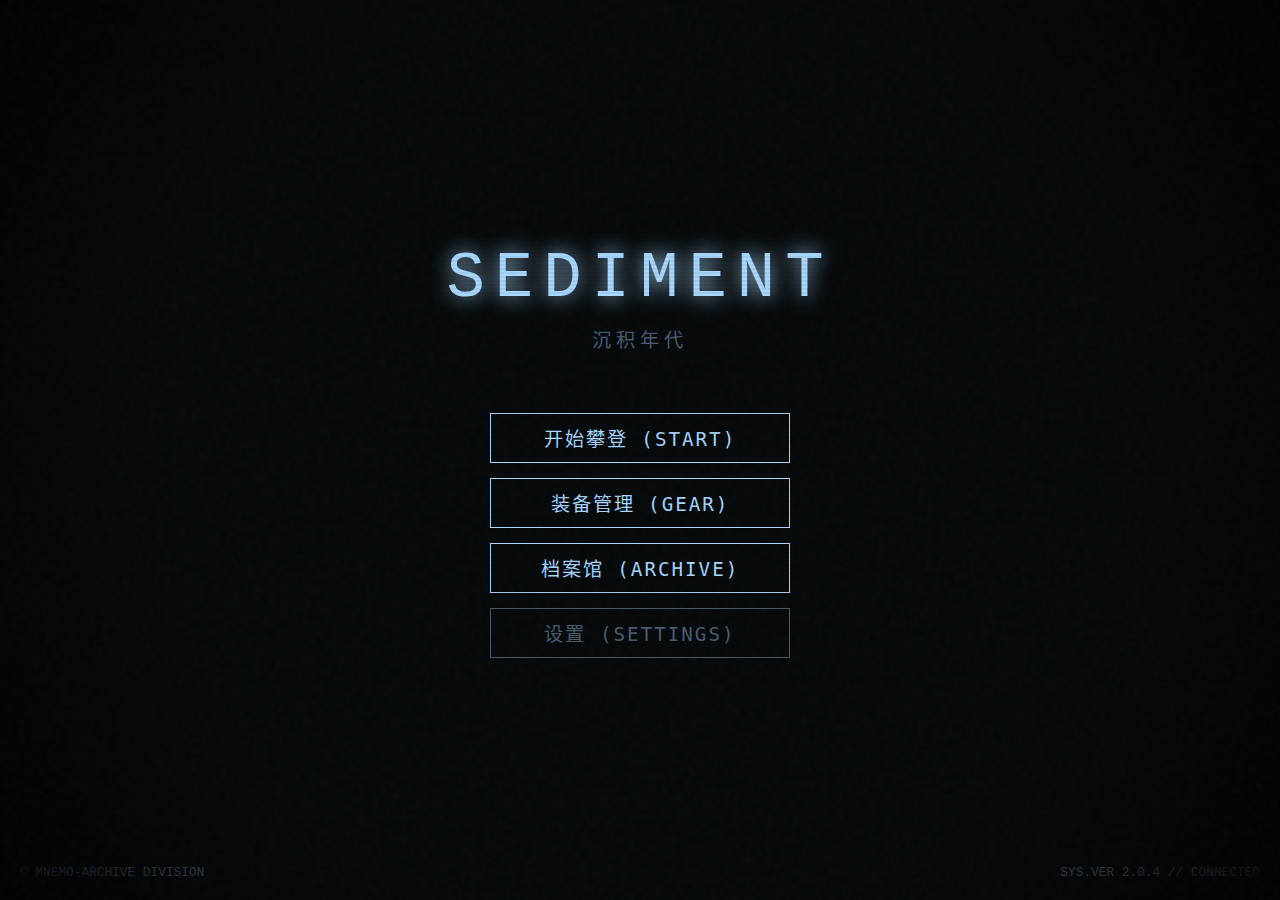
<file: docs/ui/index.html>
<!DOCTYPE html>
<html lang="zh-CN">
<head>
    <meta charset="UTF-8">
    <meta name="viewport" content="width=device-width, initial-scale=1.0">
    <title>SEDIMENT - Start</title>
    <link rel="stylesheet" href="style.css">
    <style>
        .title-screen {
            display: flex;
            flex-direction: column;
            align-items: center;
            justify-content: center;
            height: 100%;
            position: relative;
            z-index: 10;
        }

        .logo-large {
            font-size: 4rem;
            margin-bottom: 10px;
            text-shadow: 0 0 20px var(--primary-color);
            letter-spacing: 10px;
        }

        .subtitle {
            font-size: 1.2rem;
            color: var(--secondary-color);
            margin-bottom: 60px;
            letter-spacing: 5px;
            text-transform: uppercase;
        }

        .version-info {
            position: absolute;
            bottom: 20px;
            right: 20px;
            font-size: 0.8rem;
            color: var(--secondary-color);
        }

        .copyright {
            position: absolute;
            bottom: 20px;
            left: 20px;
            font-size: 0.8rem;
            color: var(--secondary-color);
        }
    </style>
</head>
<body>
    <div class="visor-container">
        <div class="effects-layer">
            <div class="scanlines"></div>
            <div class="vignette"></div>
            <div class="noise"></div>
        </div>

        <div class="title-screen">
            <div class="logo-large">SEDIMENT</div>
            <div class="subtitle">沉积年代</div>

            <nav class="nav-menu">
                <a href="hud.html" class="btn-primary">开始攀登 (START)</a>
                <a href="inventory.html" class="btn-primary">装备管理 (GEAR)</a>
                <a href="legacy.html" class="btn-primary">档案馆 (ARCHIVE)</a>
                <button class="btn-primary" style="border-color: var(--secondary-color); color: var(--secondary-color);">设置 (SETTINGS)</button>
            </nav>
        </div>

        <div class="version-info">SYS.VER 2.0.4 // CONNECTED</div>
        <div class="copyright">© MNEMO-ARCHIVE DIVISION</div>
    </div>
</body>
</html>
</file>
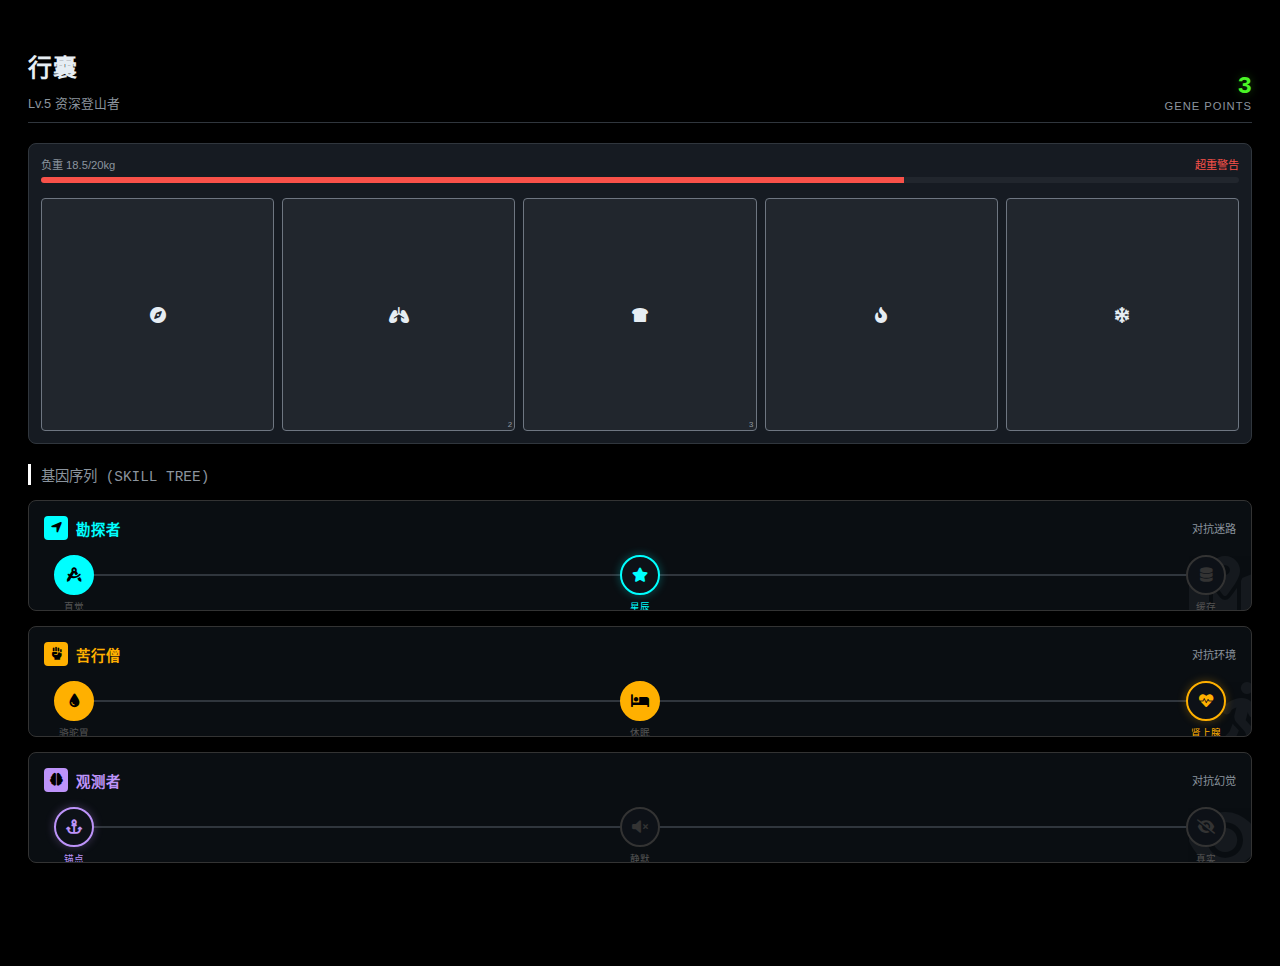
<file: docs/ui/a.html>
<!DOCTYPE html>
<html lang="zh-CN">
<head>
    <meta charset="UTF-8">
    <meta name="viewport" content="width=device-width, initial-scale=1.0, maximum-scale=1.0, user-scalable=no">
    <link href="https://cdnjs.cloudflare.com/ajax/libs/font-awesome/6.0.0/css/all.min.css" rel="stylesheet">
    <style>
        :root {
            --bg-dark: #050505;
            --c-nav: #00ffff;   /* 勘探者 Cyan */
            --c-asc: #ffb000;   /* 苦行僧 Amber */
            --c-obs: #bd93f9;   /* 观测者 Purple */
            --glass: rgba(22, 27, 34, 0.9);
            --border: #30363d;
            --font-mono: 'Courier New', Courier, monospace;
        }

        * { box-sizing: border-box; user-select: none; }
        body { 
            background-color: #000; color: #e6edf3; 
            font-family: -apple-system, sans-serif; 
            padding: 20px; padding-bottom: 80px;
        }

        h2 { font-size: 1.5rem; margin-bottom: 10px; letter-spacing: 1px; }

        /* === 1. 顶部资源栏 === */
        .header-stats {
            display: flex; justify-content: space-between; align-items: flex-end;
            margin-bottom: 20px; border-bottom: 1px solid var(--border); padding-bottom: 10px;
        }
        .gene-counter {
            text-align: right;
        }
        .gene-val {
            font-family: var(--font-mono); font-size: 1.5rem; font-weight: bold; color: #4af626;
            text-shadow: 0 0 10px rgba(74, 246, 38, 0.3);
        }
        .gene-label { font-size: 0.7rem; color: #8b949e; letter-spacing: 1px; }

        /* === 2. 负重与背包 (保留 compact 样式) === */
        .card { background: #161b22; border: 1px solid var(--border); border-radius: 8px; padding: 12px; margin-bottom: 20px; }
        
        .weight-track { height: 6px; background: #21262d; border-radius: 3px; overflow: hidden; margin-top: 5px; }
        .weight-fill { height: 100%; background: #f85149; width: 72%; }

        .inv-grid { display: grid; grid-template-columns: repeat(5, 1fr); gap: 8px; margin-top: 15px; }
        .slot { 
            aspect-ratio: 1; background: #0d1117; border: 1px solid #30363d; border-radius: 4px; 
            display: flex; align-items: center; justify-content: center; font-size: 1rem; color: #555; position: relative;
        }
        .slot.has-item { border-color: #6e7681; color: #e6edf3; background: #21262d; cursor: pointer; }
        .count { position: absolute; bottom: 1px; right: 2px; font-size: 0.5rem; color: #8b949e; font-family: var(--font-mono); }

        /* === 3. 基因技能树 (核心更新) === */
        .skill-section-title {
            font-size: 0.9rem; color: #8b949e; margin-bottom: 15px; border-left: 3px solid #fff; padding-left: 10px;
            font-family: var(--font-mono); text-transform: uppercase;
        }

        .branch-card {
            background: rgba(13, 17, 23, 0.8); border: 1px solid #333; border-radius: 8px;
            padding: 15px; margin-bottom: 15px; position: relative; overflow: hidden;
        }
        
        /* 分支背景装饰 */
        .branch-bg-icon {
            position: absolute; right: -10px; bottom: -10px; font-size: 4rem; opacity: 0.05; pointer-events: none;
        }

        /* 分支标题 */
        .branch-header { display: flex; align-items: center; gap: 8px; margin-bottom: 15px; }
        .branch-icon { width: 24px; height: 24px; display: flex; align-items: center; justify-content: center; border-radius: 4px; color: #000; font-size: 0.8rem;}
        .branch-name { font-weight: bold; font-size: 0.9rem; letter-spacing: 1px; }
        .branch-desc { font-size: 0.7rem; color: #8b949e; margin-left: auto; font-family: var(--font-mono); }

        /* 节点连线容器 */
        .tree-container {
            display: flex; align-items: center; justify-content: space-between; position: relative; padding: 0 10px;
        }
        /* 连线 */
        .tree-line {
            position: absolute; top: 50%; left: 20px; right: 20px; height: 2px; background: #30363d; z-index: 0;
            transform: translateY(-50%);
        }
        
        /* 技能节点 */
        .node {
            width: 40px; height: 40px; border-radius: 50%; 
            background: #0d1117; border: 2px solid #333;
            display: flex; align-items: center; justify-content: center;
            z-index: 1; position: relative; cursor: pointer;
            transition: all 0.3s;
        }
        .node-label {
            position: absolute; bottom: -20px; width: 80px; text-align: center;
            font-size: 0.6rem; color: #555; font-family: var(--font-mono);
        }
        .node i { font-size: 0.9rem; color: #333; }

        /* 状态样式：A. 勘探者 (Cyan) */
        .nav-theme .branch-icon { background: var(--c-nav); }
        .nav-theme .branch-name { color: var(--c-nav); }
        .nav-theme .node.active { border-color: var(--c-nav); box-shadow: 0 0 10px rgba(0, 255, 255, 0.3); background: #0d1117; }
        .nav-theme .node.active i { color: var(--c-nav); }
        .nav-theme .node.unlocked { background: var(--c-nav); border-color: var(--c-nav); }
        .nav-theme .node.unlocked i { color: #000; }
        .nav-theme .node.active .node-label { color: var(--c-nav); }

        /* 状态样式：B. 苦行僧 (Amber) */
        .asc-theme .branch-icon { background: var(--c-asc); }
        .asc-theme .branch-name { color: var(--c-asc); }
        .asc-theme .node.active { border-color: var(--c-asc); box-shadow: 0 0 10px rgba(255, 176, 0, 0.3); }
        .asc-theme .node.active i { color: var(--c-asc); }
        .asc-theme .node.unlocked { background: var(--c-asc); border-color: var(--c-asc); }
        .asc-theme .node.unlocked i { color: #000; }
        .asc-theme .node.active .node-label { color: var(--c-asc); }

        /* 状态样式：C. 观测者 (Purple) */
        .obs-theme .branch-icon { background: var(--c-obs); }
        .obs-theme .branch-name { color: var(--c-obs); }
        .obs-theme .node.active { border-color: var(--c-obs); box-shadow: 0 0 10px rgba(189, 147, 249, 0.3); }
        .obs-theme .node.active i { color: var(--c-obs); }
        .obs-theme .node.unlocked { background: var(--c-obs); border-color: var(--c-obs); }
        .obs-theme .node.unlocked i { color: #000; }
        .obs-theme .node.active .node-label { color: var(--c-obs); }

    </style>
</head>
<body>

    <div class="header-stats">
        <div>
            <h2>行囊</h2>
            <div style="font-size:0.8rem; color:#8b949e;">Lv.5 资深登山者</div>
        </div>
        <div class="gene-counter">
            <div class="gene-val" id="gpVal">3</div>
            <div class="gene-label">GENE POINTS</div>
        </div>
    </div>

    <div class="card">
        <div style="display:flex; justify-content:space-between; font-size:0.7rem; color:#8b949e;">
            <span>负重 18.5/20kg</span>
            <span style="color:#f85149">超重警告</span>
        </div>
        <div class="weight-track"><div class="weight-fill"></div></div>
        
        <div class="inv-grid">
            <div class="slot has-item"><i class="fas fa-compass"></i></div>
            <div class="slot has-item"><i class="fas fa-lungs"></i><span class="count">2</span></div>
            <div class="slot has-item"><i class="fas fa-bread-slice"></i><span class="count">3</span></div>
            <div class="slot has-item"><i class="fas fa-fire-alt"></i></div>
            <div class="slot has-item"><i class="fas fa-snowflake"></i></div>
        </div>
    </div>

    <div class="skill-section-title">基因序列 (Skill Tree)</div>

    <div class="branch-card nav-theme">
        <i class="fas fa-map-marked-alt branch-bg-icon"></i>
        <div class="branch-header">
            <div class="branch-icon"><i class="fas fa-location-arrow"></i></div>
            <div class="branch-name">勘探者</div>
            <div class="branch-desc">对抗迷路</div>
        </div>
        <div class="tree-container">
            <div class="tree-line"></div>
            <div class="node unlocked" onclick="showSkill('nav', 1)">
                <i class="fas fa-drafting-compass"></i>
                <div class="node-label">直觉</div>
            </div>
            <div class="node active" onclick="showSkill('nav', 2)">
                <i class="fas fa-star"></i>
                <div class="node-label">星辰</div>
            </div>
            <div class="node" onclick="showSkill('nav', 3)">
                <i class="fas fa-database"></i>
                <div class="node-label">缓存</div>
            </div>
        </div>
    </div>

    <div class="branch-card asc-theme">
        <i class="fas fa-walking branch-bg-icon"></i>
        <div class="branch-header">
            <div class="branch-icon"><i class="fas fa-fist-raised"></i></div>
            <div class="branch-name">苦行僧</div>
            <div class="branch-desc">对抗环境</div>
        </div>
        <div class="tree-container">
            <div class="tree-line"></div>
            <div class="node unlocked" onclick="showSkill('asc', 1)">
                <i class="fas fa-tint"></i>
                <div class="node-label">骆驼胃</div>
            </div>
            <div class="node unlocked" onclick="showSkill('asc', 2)">
                <i class="fas fa-bed"></i>
                <div class="node-label">休眠</div>
            </div>
            <div class="node active" onclick="showSkill('asc', 3)">
                <i class="fas fa-heartbeat"></i>
                <div class="node-label">肾上腺</div>
            </div>
        </div>
    </div>

    <div class="branch-card obs-theme">
        <i class="fas fa-eye branch-bg-icon"></i>
        <div class="branch-header">
            <div class="branch-icon"><i class="fas fa-brain"></i></div>
            <div class="branch-name">观测者</div>
            <div class="branch-desc">对抗幻觉</div>
        </div>
        <div class="tree-container">
            <div class="tree-line"></div>
            <div class="node active" onclick="showSkill('obs', 1)">
                <i class="fas fa-anchor"></i>
                <div class="node-label">锚点</div>
            </div>
            <div class="node" onclick="showSkill('obs', 2)">
                <i class="fas fa-volume-mute"></i>
                <div class="node-label">静默</div>
            </div>
            <div class="node" onclick="showSkill('obs', 3)">
                <i class="fas fa-eye-slash"></i>
                <div class="node-label">真实</div>
            </div>
        </div>
    </div>

    <script>
        // 模拟数据
        let gp = 3;
        const skills = {
            nav: {
                1: { name: "直觉修正", desc: "减少“矢量解耦”发生时的最大偏差角 (±30° -> ±15°)。", cost: 1 },
                2: { name: "星辰定位", desc: "即使在黑夜，若无暴风雪，地图中心线不会完全消失。", cost: 2 },
                3: { name: "离线缓存", desc: "死亡时，保留 50% 已探索地图的战争迷雾状态给下一代。", cost: 3 }
            },
            asc: {
                1: { name: "骆驼胃", desc: "饮水效率 +20%，抗脱水时间延长。", cost: 1 },
                2: { name: "低温休眠", desc: "停止移动时，体温下降速度减缓 40%。", cost: 2 },
                3: { name: "肾上腺素泵", desc: "生命值 < 10% 时，获得 30秒 无限体力爆发。", cost: 3 }
            },
            obs: {
                1: { name: "逻辑锚点", desc: "能够识别出 30% 的“幽灵分支”（红色闪烁标记）。", cost: 1 },
                2: { name: "静默心流", desc: "SAN 值 < 20% 时，不再听到虚假的求救声。", cost: 2 },
                3: { name: "真实之眼", desc: "主动技能。瞬间清除屏幕上所有的幻觉渲染 (CD: 24h)。", cost: 3 }
            }
        };

        function showSkill(branch, tier) {
            const data = skills[branch][tier];
            // 简单的交互模拟
            let confirmMsg = `【${data.name}】\n\n${data.desc}\n\n升级消耗: ${data.cost} GP`;
            
            // 这里为了演示，假设前端已经渲染了状态（unlocked/active/locked）
            // 实际开发需要根据用户数据动态渲染class
            
            if(confirm(confirmMsg)) {
                if(gp >= data.cost) {
                    gp -= data.cost;
                    document.getElementById('gpVal').innerText = gp;
                    alert("升级成功！");
                    // 实际逻辑：更新样式为 unlocked，解锁下一级
                } else {
                    alert("基因点数不足！");
                }
            }
        }
    </script>
</body>
</html>
</file>
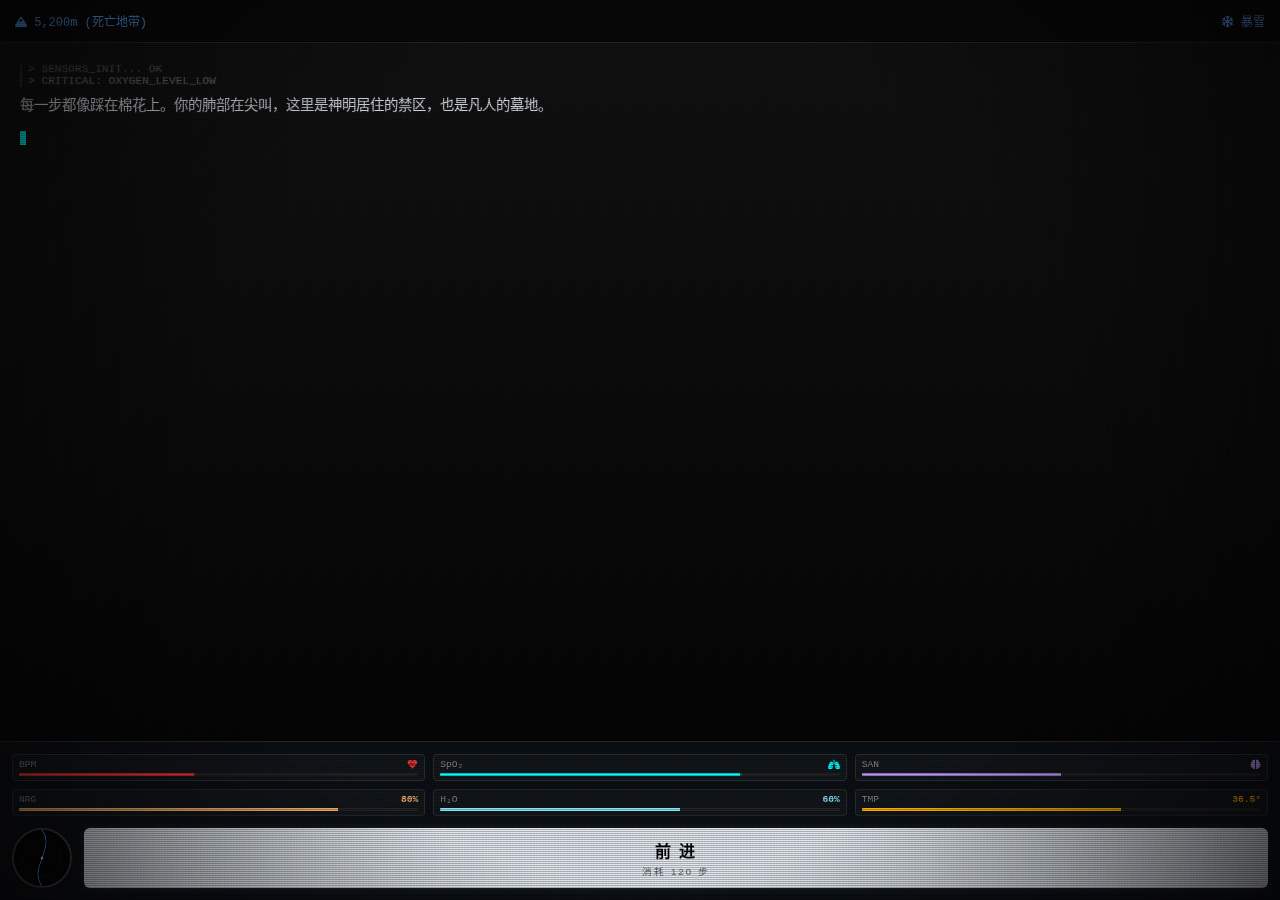
<file: docs/ui/game.html>
<!DOCTYPE html>
<html lang="zh-CN">
<head>
    <meta charset="UTF-8">
    <meta name="viewport" content="width=device-width, initial-scale=1.0, maximum-scale=1.0, user-scalable=no">
    <link href="https://cdnjs.cloudflare.com/ajax/libs/font-awesome/6.0.0/css/all.min.css" rel="stylesheet">
    <style>
        :root {
            /* 调色板：战术终端风格 */
            --bg-dark: #050505;
            --c-red: #ff3333;    /* BPM */
            --c-cyan: #00ffff;   /* O2 */
            --c-purple: #bd93f9; /* SAN */
            --c-orange: #ffb86c; /* Hunger */
            --c-blue: #8be9fd;   /* Thirst */
            --c-amber: #ffb000;  /* Temp */
            --glass: rgba(10, 15, 20, 0.9);
            --font-mono: 'Courier New', Courier, monospace;
        }

        * { box-sizing: border-box; user-select: none; }
        
        body { 
            background-color: #000; 
            color: #e6edf3; 
            font-family: -apple-system, BlinkMacSystemFont, "Segoe UI", Roboto, sans-serif; 
            height: 100vh; 
            margin: 0; 
            overflow: hidden; 
            display: flex; flex-direction: column;
            transition: filter 2s ease; /* 用于缺氧模糊过渡 */
        }

        /* === 视觉特效层 === */
        .fog-bg {
            position: absolute; top: 0; left: 0; width: 100%; height: 100%;
            background: linear-gradient(to bottom, #111 0%, #000 100%); z-index: -2;
        }
        .scanlines {
            position: absolute; top: 0; left: 0; width: 100%; height: 100%;
            background: linear-gradient(rgba(18, 16, 16, 0) 50%, rgba(0, 0, 0, 0.25) 50%), linear-gradient(90deg, rgba(255, 0, 0, 0.06), rgba(0, 255, 0, 0.02), rgba(0, 0, 255, 0.06));
            background-size: 100% 2px, 3px 100%; pointer-events: none; z-index: 50;
        }
        .vignette {
            position: absolute; top: 0; left: 0; width: 100%; height: 100%;
            background: radial-gradient(circle, transparent 55%, rgba(0,0,0,1) 120%);
            pointer-events: none; z-index: 40; transition: box-shadow 0.5s;
        }
        /* 濒死/低SAN时的红光脉冲 */
        .vignette.danger { animation: redPulse 1.5s infinite; }
        @keyframes redPulse { 0%,100% { box-shadow: inset 0 0 0 red; } 50% { box-shadow: inset 0 0 40px rgba(255,0,0,0.3); } }

        /* === 顶部 HUD === */
        .top-hud {
            padding: 12px 15px; display: flex; justify-content: space-between;
            font-family: var(--font-mono); font-size: 0.75rem; color: #58a6ff;
            background: rgba(0,0,0,0.6); backdrop-filter: blur(4px); z-index: 10;
            border-bottom: 1px solid #222;
        }

        /* === 叙事流 === */
        .log-container {
            flex: 1; padding: 20px; overflow-y: auto; scroll-behavior: smooth;
            mask-image: linear-gradient(to bottom, transparent, black 5%, black 95%, transparent);
            z-index: 10; text-shadow: 0 0 2px rgba(255,255,255,0.2);
        }
        .log-container::-webkit-scrollbar { display: none; }
        .entry { margin-bottom: 12px; line-height: 1.5; font-size: 0.9rem; opacity: 0.9; }
        .sys-text { color: #666; font-family: var(--font-mono); font-size: 0.7rem; margin-bottom: 8px; border-left: 2px solid #333; padding-left: 6px; }
        .danger-text { color: var(--c-red); font-weight: bold; }
        .cursor { display: inline-block; width: 6px; height: 14px; background: var(--c-cyan); animation: blink 1s infinite; vertical-align: middle; }

        /* === 底部仪表盘 (核心修改) === */
        .dashboard {
            background: var(--glass);
            border-top: 1px solid #333;
            padding: 12px; z-index: 20;
            display: flex; flex-direction: column; gap: 12px;
        }

        /* 状态网格：2行3列 */
        .status-grid {
            display: grid; 
            grid-template-columns: 1fr 1fr 1fr; 
            grid-template-rows: auto auto;
            gap: 8px;
        }

        .stat-item {
            background: rgba(255,255,255,0.03); border: 1px solid rgba(255,255,255,0.1);
            border-radius: 4px; padding: 4px 6px;
            display: flex; flex-direction: column; justify-content: center;
        }

        .stat-header { 
            display: flex; justify-content: space-between; align-items: center; 
            font-size: 0.6rem; color: #888; margin-bottom: 3px; font-family: var(--font-mono);
        }
        .stat-val { font-weight: bold; color: #fff; }

        /* 进度条 */
        .bar-track { width: 100%; height: 3px; background: #222; border-radius: 1px; overflow: hidden; }
        .bar-fill { height: 100%; width: 100%; transition: width 0.3s; }

        /* 颜色定义 */
        .c-bpm { color: var(--c-red); } .bg-bpm { background: var(--c-red); box-shadow: 0 0 5px var(--c-red); }
        .c-o2 { color: var(--c-cyan); } .bg-o2 { background: var(--c-cyan); box-shadow: 0 0 5px var(--c-cyan); }
        .c-san { color: var(--c-purple); } .bg-san { background: var(--c-purple); }
        .c-nrg { color: var(--c-orange); } .bg-nrg { background: var(--c-orange); }
        .c-h2o { color: var(--c-blue); } .bg-h2o { background: var(--c-blue); }
        .c-tmp { color: var(--c-amber); } .bg-tmp { background: var(--c-amber); }

        /* 操作区 */
        .control-row { display: flex; gap: 12px; height: 60px; }
        
        /* 地图 */
        .map-box {
            width: 60px; height: 60px; flex-shrink: 0;
            border-radius: 50%; border: 2px solid #444; background: #000;
            position: relative; overflow: hidden;
        }
        canvas { width: 100%; height: 100%; filter: contrast(1.2); }
        .glitch-layer {
            position: absolute; inset: 0; background: url('[data-uri]');
            opacity: 0; pointer-events: none; mix-blend-mode: overlay;
        }

        /* 按钮 */
        .btn-act {
            flex: 1; background: #e6edf3; color: #000; border: none; border-radius: 6px;
            font-size: 1rem; font-weight: 800; letter-spacing: 2px; cursor: pointer;
            box-shadow: 0 0 10px rgba(255,255,255,0.1); display: flex; flex-direction: column; align-items: center; justify-content: center;
        }
        .btn-act:active { background: #fff; transform: scale(0.98); }
        .step-cost { font-size: 0.6rem; font-weight: normal; opacity: 0.6; margin-top: 2px; }

        /* 缺氧模糊滤镜类 */
        .hypoxia-blur { filter: blur(2px) contrast(1.5); }
        
    </style>
</head>
<body>

    <div class="fog-bg"></div>
    <div class="scanlines"></div>
    <div class="vignette" id="vignette"></div>

    <div class="top-hud">
        <span><i class="fas fa-mountain"></i> 5,200m (死亡地带)</span>
        <span id="weatherState"><i class="far fa-snowflake"></i> 暴雪</span>
    </div>

    <div class="log-container" id="logBox">
        <div class="sys-text">> SENSORS_INIT... OK<br>> CRITICAL: OXYGEN_LEVEL_LOW</div>
        <div class="entry">每一步都像踩在棉花上。你的肺部在尖叫，这里是神明居住的禁区，也是凡人的墓地。</div>
        <span class="cursor"></span>
    </div>

    <div class="dashboard">
        
        <div class="status-grid">
            <div class="stat-item">
                <div class="stat-header">
                    <span>BPM</span> <i class="fas fa-heartbeat c-bpm"></i>
                </div>
                <div class="bar-track"><div class="bar-fill bg-bpm" id="barBpm" style="width: 80%;"></div></div>
            </div>
            
            <div class="stat-item">
                <div class="stat-header">
                    <span>SpO₂</span> <i class="fas fa-lungs c-o2"></i>
                </div>
                <div class="bar-track"><div class="bar-fill bg-o2" id="barO2" style="width: 70%;"></div></div>
            </div>

            <div class="stat-item">
                <div class="stat-header">
                    <span>SAN</span> <i class="fas fa-brain c-san"></i>
                </div>
                <div class="bar-track"><div class="bar-fill bg-san" id="barSan" style="width: 50%;"></div></div>
            </div>

            <div class="stat-item">
                <div class="stat-header">
                    <span>NRG</span> <span class="stat-val c-nrg" id="valNrg">60%</span>
                </div>
                <div class="bar-track"><div class="bar-fill bg-nrg" id="barNrg" style="width: 60%;"></div></div>
            </div>

            <div class="stat-item">
                <div class="stat-header">
                    <span>H₂O</span> <span class="stat-val c-h2o" id="valH2o">40%</span>
                </div>
                <div class="bar-track"><div class="bar-fill bg-h2o" id="barH2o" style="width: 40%;"></div></div>
            </div>

            <div class="stat-item">
                <div class="stat-header">
                    <span>TMP</span> <span class="stat-val c-tmp" id="valTmp">35°</span>
                </div>
                <div class="bar-track"><div class="bar-fill bg-tmp" id="barTmp" style="width: 30%;"></div></div>
            </div>
        </div>

        <div class="control-row">
            <div class="map-box" onclick="toggleMapMode()">
                <canvas id="mapCanvas" width="120" height="120"></canvas>
                <div class="glitch-layer" id="mapGlitch"></div>
            </div>
            
            <button class="btn-act" onclick="takeStep()">
                前 进
                <span class="step-cost">消耗 120 步</span>
            </button>
        </div>
    </div>

    <script>
        // === 1. 打字机 ===
        const logBox = document.getElementById('logBox');
        const cursor = document.querySelector('.cursor');

        function typeWriter(text, danger=false) {
            cursor.remove();
            const div = document.createElement('div');
            div.className = danger ? 'entry danger-text' : 'entry';
            logBox.appendChild(div);
            logBox.appendChild(cursor);

            let i = 0;
            function type() {
                if (i < text.length) {
                    div.innerHTML += text.charAt(i);
                    i++;
                    logBox.scrollTop = logBox.scrollHeight;
                    setTimeout(type, 20);
                }
            }
            type();
        }

        // === 2. 状态管理 ===
        // 初始数值
        let stats = {
            bpm: 110,  // 心率 (高=危险)
            spo2: 75,  // 血氧 (低=危险, <60触发幻觉/模糊)
            san: 50,   // 理智
            nrg: 80,   // 饥饿
            h2o: 60,   // 口渴
            tmp: 36.5  // 体温
        };

        function updateUI() {
            // 更新进度条宽度
            // 注意：BPM越高越危险，所以条越满越不好。O2越低越危险。
            // 为了视觉统一，我们把BPM映射为：越高条越长(红色警告)。O2: 越高条越长(蓝色健康)。
            
            const bpmPercent = Math.min((stats.bpm - 40) / 1.6, 100); // 40-200映射到0-100
            document.getElementById('barBpm').style.width = bpmPercent + '%';
            
            document.getElementById('barO2').style.width = stats.spo2 + '%';
            document.getElementById('barSan').style.width = stats.san + '%';
            
            document.getElementById('barNrg').style.width = stats.nrg + '%';
            document.getElementById('valNrg').innerText = stats.nrg + '%';
            
            document.getElementById('barH2o').style.width = stats.h2o + '%';
            document.getElementById('valH2o').innerText = stats.h2o + '%';
            
            document.getElementById('barTmp').style.width = ((stats.tmp - 30) * 10) + '%'; // 30-40度映射
            document.getElementById('valTmp').innerText = stats.tmp.toFixed(1) + '°';

            // === 视觉反馈逻辑 ===
            
            // 1. 缺氧模糊 (Hypoxia Blur)
            if (stats.spo2 < 65) {
                document.body.classList.add('hypoxia-blur');
                typeWriter(">>> 警告：脑部供氧不足，视线开始模糊...", true);
            } else {
                document.body.classList.remove('hypoxia-blur');
            }

            // 2. 濒死暗角
            const vignette = document.getElementById('vignette');
            if (stats.bpm > 160 || stats.tmp < 34) {
                vignette.classList.add('danger');
            } else {
                vignette.classList.remove('danger');
            }

            // 3. 地图故障 (低SAN)
            const mapGlitch = document.getElementById('mapGlitch');
            if (stats.san < 30) {
                mapGlitch.style.opacity = Math.random() * 0.8;
                isGlitching = true;
            } else {
                mapGlitch.style.opacity = 0;
                isGlitching = false;
            }
        }

        // === 3. 游戏逻辑 ===
        function takeStep() {
            // 模拟数值变化
            stats.nrg -= 5;
            stats.h2o -= 8;
            stats.spo2 -= 2; // 随海拔升高降低
            stats.bpm += 5;  // 运动心率上升
            
            // 随机恢复一点SAN (或者降低)
            stats.san += (Math.random() - 0.6) * 10;
            if(stats.san < 0) stats.san = 0;
            if(stats.spo2 < 50) stats.spo2 = 50; // 最低值

            // 随机生成文案
            const msgs = [
                "喉咙干得像着了火 (H₂O 低)。",
                "肚子发出雷鸣般的响声 (NRG 低)。",
                "刚才那个影子...是雪豹吗？ (SAN 检定)",
                "海拔上升。你感到头痛欲裂 (SpO₂ 下降)。"
            ];
            const msg = msgs[Math.floor(Math.random() * msgs.length)];
            typeWriter(msg);

            updateUI();
        }

        // === 4. 地图绘制 (Canvas) ===
        const cvs = document.getElementById('mapCanvas');
        const ctx = cvs.getContext('2d');
        let frame = 0;
        let isGlitching = false;

        function drawMap() {
            ctx.fillStyle = "#050505";
            ctx.fillRect(0,0,120,120);

            // 等高线
            ctx.strokeStyle = "#333";
            ctx.lineWidth = 1;
            ctx.beginPath();
            ctx.arc(60, 60, 20, 0, Math.PI*2);
            ctx.arc(60, 60, 40, 0, Math.PI*2);
            ctx.stroke();

            // 路径
            ctx.save();
            let shake = isGlitching ? (Math.random()-0.5)*4 : 0;
            ctx.translate(shake, shake);
            ctx.beginPath();
            ctx.strokeStyle = isGlitching ? "#ff3333" : "#58a6ff";
            ctx.lineWidth = 2;
            ctx.moveTo(60, 120);
            ctx.bezierCurveTo(30, 80, 90, 40, 60, 0);
            ctx.stroke();
            ctx.restore();

            // 玩家点
            let pY = 120 - (frame % 120);
            ctx.fillStyle = "#fff";
            ctx.beginPath();
            ctx.arc(60, 60, 3, 0, Math.PI*2);
            ctx.fill();

            frame++;
            requestAnimationFrame(drawMap);
        }
        drawMap();
        updateUI(); // Init

    </script>
</body>
</html>
</file>
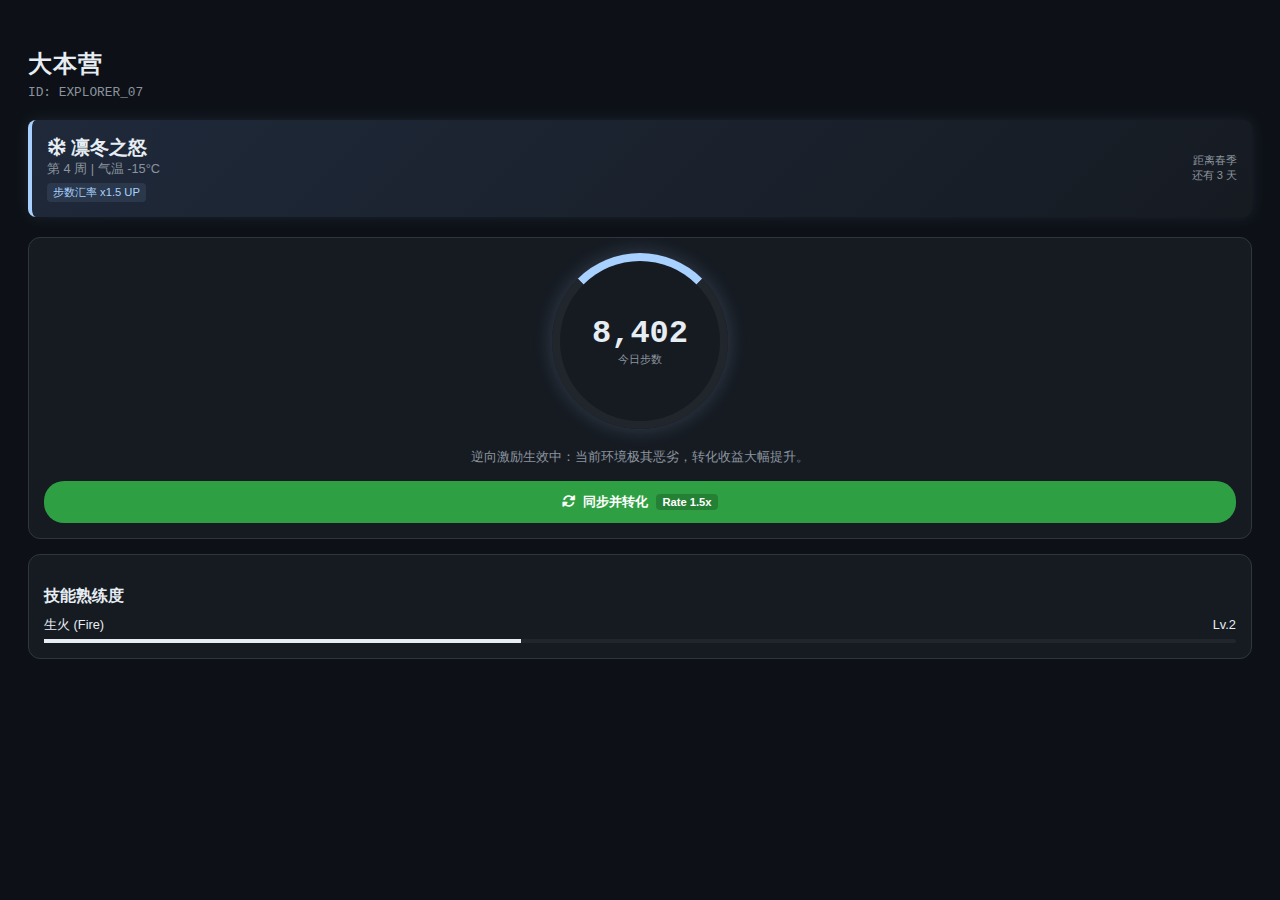
<file: docs/ui/home.html>
<!DOCTYPE html>
<html>
<head>
    <meta charset="UTF-8">
    <meta name="viewport" content="width=device-width, initial-scale=1.0">
    <link href="https://cdnjs.cloudflare.com/ajax/libs/font-awesome/6.0.0/css/all.min.css" rel="stylesheet">
    <style>
        /* 共享基础样式 */
        body { background-color: #0d1117; color: #e6edf3; font-family: -apple-system, sans-serif; padding: 20px; overflow-y: auto; }
        h2 { font-size: 1.5rem; letter-spacing: 1px; margin-bottom: 5px;}
        .subtitle { color: #8b949e; font-size: 0.8rem; font-family: 'Courier New', monospace; margin-bottom: 20px; }
        .card { background: #161b22; border: 1px solid #30363d; border-radius: 12px; padding: 15px; margin-bottom: 15px; }
        
        /* 季节横幅 */
        .season-banner {
            background: linear-gradient(135deg, #1f293a 0%, #161b22 100%);
            border-left: 4px solid #fff; /* 默认 */
            padding: 15px; border-radius: 8px; margin-bottom: 20px;
            display: flex; justify-content: space-between; align-items: center;
        }
        /* 冬季样式 (方案 B) */
        .season-winter { border-color: #a8d1ff; box-shadow: 0 0 15px rgba(168, 209, 255, 0.1); }
        .season-label { font-size: 1.2rem; font-weight: bold; }
        .season-bonus { font-size: 0.7rem; color: #a8d1ff; background: rgba(168, 209, 255, 0.1); padding: 2px 6px; border-radius: 4px; margin-top: 5px; display: inline-block;}

        /* 步数环 */
        .step-ring {
            width: 160px; height: 160px; border-radius: 50%;
            border: 8px solid #21262d; border-top: 8px solid #a8d1ff; /* 冬季色 */
            display: flex; flex-direction: column; align-items: center; justify-content: center;
            margin: 0 auto 20px auto;
            box-shadow: 0 0 20px rgba(168, 209, 255, 0.2);
        }
        .step-num { font-size: 2rem; font-weight: 800; font-family: 'Courier New'; }
        
        .btn-action {
            width: 100%; padding: 12px; background: #2ea043; color: #fff; border: none; border-radius: 20px; font-weight: bold; cursor: pointer;
            display: flex; align-items: center; justify-content: center; gap: 8px;
        }
        .rate-tag { background: rgba(0,0,0,0.2); font-size: 0.7rem; padding: 2px 6px; border-radius: 4px; }
    </style>
</head>
<body>
    <h2>大本营</h2>
    <div class="subtitle">ID: EXPLORER_07</div>

    <div class="season-banner season-winter">
        <div>
            <div class="season-label"><i class="far fa-snowflake"></i> 凛冬之怒</div>
            <div style="font-size:0.8rem; color:#8b949e;">第 4 周 | 气温 -15°C</div>
            <div class="season-bonus">步数汇率 x1.5 UP</div>
        </div>
        <div style="text-align:right; font-size:0.7rem; color:#8b949e;">
            距离春季<br>还有 3 天
        </div>
    </div>

    <div class="card" style="text-align:center;">
        <div class="step-ring">
            <span class="step-num">8,402</span>
            <span style="font-size:0.7rem; color:#8b949e;">今日步数</span>
        </div>
        
        <p style="font-size:0.8rem; color:#8b949e; margin-bottom:15px;">
            逆向激励生效中：当前环境极其恶劣，转化收益大幅提升。
        </p>

        <button class="btn-action" onclick="alert('转化成功！\n获得：氧气x2 (含季节加成)')">
            <i class="fas fa-sync-alt"></i> 同步并转化
            <span class="rate-tag">Rate 1.5x</span>
        </button>
    </div>

    <div class="card">
        <h3 style="font-size:1rem; margin-bottom:10px;">技能熟练度</h3>
        <div style="display:flex; justify-content:space-between; margin-bottom:5px; font-size:0.8rem;">
            <span>生火 (Fire)</span>
            <span>Lv.2</span>
        </div>
        <div style="width:100%; height:4px; background:#21262d; border-radius:2px;"><div style="width:40%; height:100%; background:#e6edf3;"></div></div>
    </div>
</body>
</html>
</file>
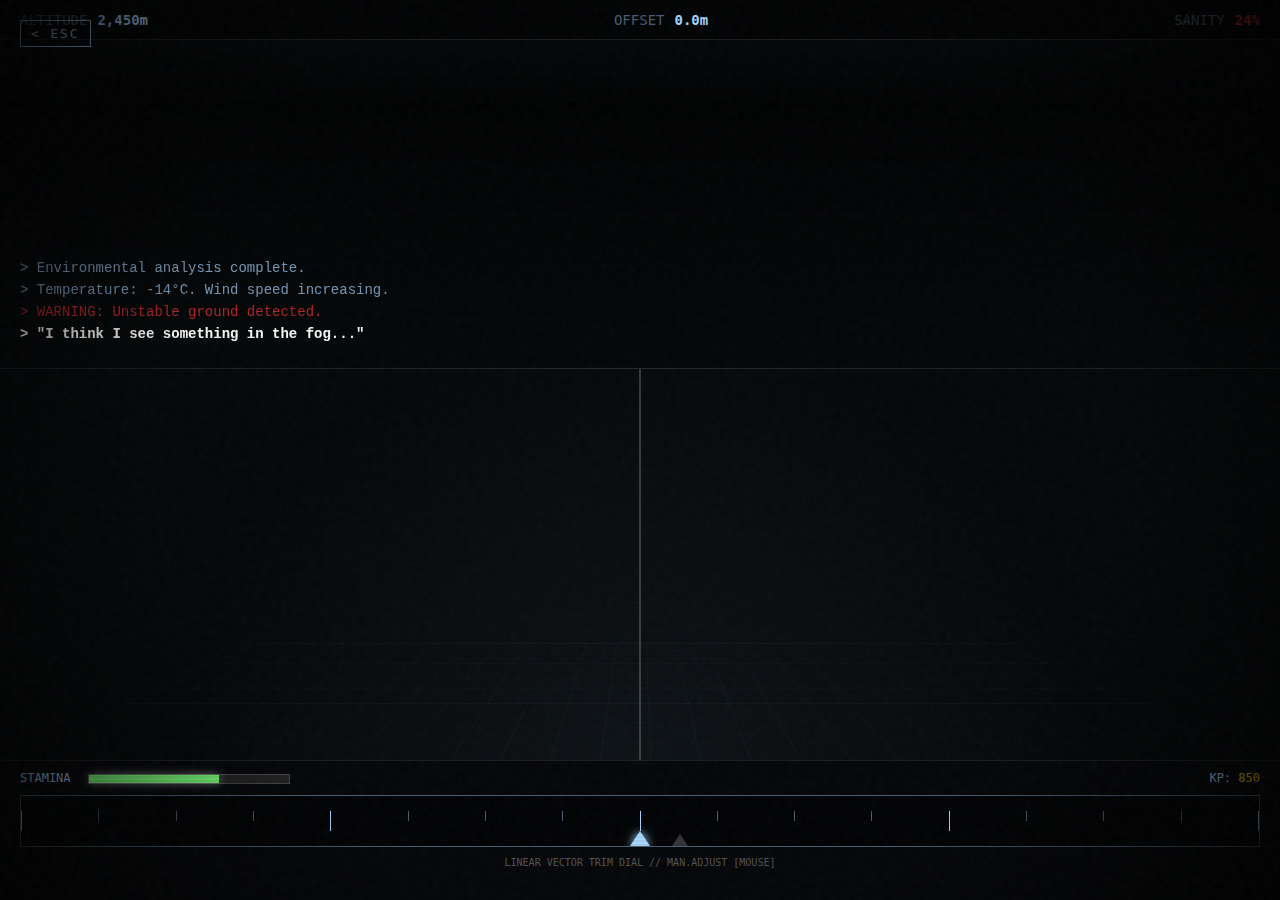
<file: docs/ui/hud.html>
<!DOCTYPE html>
<html lang="zh-CN">
<head>
    <meta charset="UTF-8">
    <meta name="viewport" content="width=device-width, initial-scale=1.0">
    <title>SEDIMENT - HUD</title>
    <link rel="stylesheet" href="style.css">
    <style>
        /* HUD Specific Layout */
        .hud-layout {
            display: grid;
            grid-template-rows: 40px 1fr 140px;
            height: 100%;
            width: 100%;
            z-index: 10;
        }

        /* Header */
        .hud-header {
            display: flex;
            justify-content: space-between;
            align-items: center;
            padding: 0 20px;
            border-bottom: var(--glass-border);
            background: rgba(0, 0, 0, 0.6);
            font-family: var(--font-ui);
            font-size: 14px;
        }

        .stat-item { display: flex; gap: 10px; align-items: center; }
        .stat-label { color: var(--secondary-color); }
        .stat-value { color: var(--primary-color); font-weight: bold; }
        .stat-alert { color: var(--danger-color); animation: blink 1s infinite; }

        /* Main Content */
        .hud-main {
            display: flex;
            flex-direction: column;
            position: relative;
            overflow: hidden;
        }

        /* Log System */
        .log-panel {
            height: 40%;
            padding: 20px;
            overflow-y: hidden;
            display: flex;
            flex-direction: column;
            justify-content: flex-end;
            background: linear-gradient(to bottom, rgba(0,0,0,0.8) 0%, transparent 100%);
            mask-image: linear-gradient(to top, black 80%, transparent 100%);
            -webkit-mask-image: linear-gradient(to top, black 80%, transparent 100%);
        }

        .log-entry {
            font-size: 14px;
            margin-bottom: 6px;
            opacity: 0.7;
            text-shadow: 0 0 2px rgba(0,0,0,1);
        }
        .log-entry.new { opacity: 1; color: #fff; font-weight: bold; }
        .log-entry.danger { color: var(--danger-color); }

        /* Visualizer / Radar Area */
        .radar-panel {
            flex-grow: 1;
            position: relative;
            border-top: var(--glass-border);
            background: radial-gradient(circle at 50% 100%, rgba(168, 216, 255, 0.05), transparent 60%);
        }

        /* Simple Grid Animation for Movement */
        .grid-anim {
            position: absolute;
            bottom: 0; left: 0; right: 0; top: 0;
            background: 
                linear-gradient(rgba(168, 216, 255, 0.1) 1px, transparent 1px),
                linear-gradient(90deg, rgba(168, 216, 255, 0.1) 1px, transparent 1px);
            background-size: 50px 50px;
            transform: perspective(500px) rotateX(60deg);
            transform-origin: bottom center;
            opacity: 0.3;
            animation: scrollGrid 2s linear infinite;
        }

        @keyframes scrollGrid {
            from { background-position: 0 0; }
            to { background-position: 0 50px; }
        }

        .center-line {
            position: absolute;
            left: 50%; top: 0; bottom: 0;
            width: 2px;
            background: rgba(255, 255, 255, 0.2);
            transform: translateX(-50%);
        }

        /* Footer / VTD */
        .hud-footer {
            background: rgba(5, 8, 10, 0.9);
            border-top: var(--glass-border);
            padding: 10px 20px;
            display: flex;
            flex-direction: column;
            gap: 10px;
        }

        .resources {
            display: flex;
            justify-content: space-between;
            font-size: 12px;
            font-family: var(--font-ui);
        }

        .bar-outer {
            width: 200px;
            height: 8px;
            background: #222;
            border: 1px solid #444;
            display: inline-block;
            vertical-align: middle;
            margin-left: 10px;
        }
        .bar-inner {
            height: 100%;
            background: #fff;
            width: 80%;
            box-shadow: 0 0 10px rgba(255,255,255,0.5);
        }

        /* VTD Slider */
        .vtd-wrapper {
            position: relative;
            height: 50px;
            border: 1px solid var(--secondary-color);
            background: rgba(0,0,0,0.5);
            display: flex;
            align-items: center;
            justify-content: center;
            overflow: hidden;
        }

        .vtd-ruler {
            position: absolute;
            width: 100%;
            display: flex;
            justify-content: space-between;
            padding: 0 10px;
        }
        .tick { width: 1px; height: 10px; background: var(--secondary-color); }
        .tick.main { height: 20px; background: var(--primary-color); }

        .vtd-pointer {
            width: 0; height: 0;
            border-left: 10px solid transparent;
            border-right: 10px solid transparent;
            border-bottom: 15px solid var(--primary-color);
            position: absolute;
            bottom: 0;
            transform: translateX(0);
            filter: drop-shadow(0 0 5px var(--primary-color));
            transition: transform 0.1s ease-out;
        }

        .ghost-pointer {
            width: 0; height: 0;
            border-left: 8px solid transparent;
            border-right: 8px solid transparent;
            border-bottom: 12px solid rgba(255, 255, 255, 0.2);
            position: absolute;
            bottom: 0;
            transform: translateX(40px);
        }

        @keyframes blink { 0% {opacity:1;} 50% {opacity:0.3;} 100% {opacity:1;} }
    </style>
</head>
<body>
    <div class="visor-container">
        <!-- Effects -->
        <div class="effects-layer">
            <div class="scanlines"></div>
            <div class="vignette"></div>
            <div class="noise"></div>
        </div>

        <a href="index.html" class="btn-back btn-primary">&lt; ESC</a>

        <div class="hud-layout">
            <!-- Header -->
            <div class="hud-header">
                <div class="stat-item">
                    <span class="stat-label">ALTITUDE</span>
                    <span class="stat-value">2,450m</span>
                </div>
                <div class="stat-item">
                    <span class="stat-label">OFFSET</span>
                    <span class="stat-value" id="offset-val">0.0m</span>
                </div>
                <div class="stat-item">
                    <span class="stat-label">SANITY</span>
                    <span class="stat-value stat-alert">24%</span>
                </div>
            </div>

            <!-- Main -->
            <div class="hud-main">
                <div class="log-panel" id="game-log">
                    <div class="log-entry">> Environmental analysis complete.</div>
                    <div class="log-entry">> Temperature: -14°C. Wind speed increasing.</div>
                    <div class="log-entry danger">> WARNING: Unstable ground detected.</div>
                    <div class="log-entry new">> "I think I see something in the fog..."</div>
                </div>

                <div class="radar-panel">
                    <div class="grid-anim"></div>
                    <div class="center-line"></div>
                    <!-- Player marker would be conceptually in the center or slightly offset -->
                </div>
            </div>

            <!-- Footer -->
            <div class="hud-footer">
                <div class="resources">
                    <div>
                        STAMINA 
                        <div class="bar-outer"><div class="bar-inner" style="width: 65%; background: #7aff7a;"></div></div>
                    </div>
                    <div>
                        KP: <span style="color: #ffd700;">850</span>
                    </div>
                </div>

                <div class="vtd-wrapper" id="vtd-area">
                    <div class="vtd-ruler">
                        <div class="tick main"></div> <!-- -20 -->
                        <div class="tick"></div>
                        <div class="tick"></div>
                        <div class="tick"></div>
                        <div class="tick main"></div> <!-- -10 -->
                        <div class="tick"></div>
                        <div class="tick"></div>
                        <div class="tick"></div>
                        <div class="tick main"></div> <!-- 0 -->
                        <div class="tick"></div>
                        <div class="tick"></div>
                        <div class="tick"></div>
                        <div class="tick main"></div> <!-- +10 -->
                        <div class="tick"></div>
                        <div class="tick"></div>
                        <div class="tick"></div>
                        <div class="tick main"></div> <!-- +20 -->
                    </div>
                    <div class="ghost-pointer" id="ghost"></div>
                    <div class="vtd-pointer" id="pointer"></div>
                </div>
                <div style="text-align: center; font-size: 10px; color: #555; font-family: var(--font-ui);">
                    LINEAR VECTOR TRIM DIAL // MAN.ADJUST [MOUSE]
                </div>
            </div>
        </div>
    </div>

    <script>
        // Simple VTD Interaction
        const pointer = document.getElementById('pointer');
        const offsetVal = document.getElementById('offset-val');
        let offset = 0;

        document.addEventListener('mousemove', (e) => {
            const width = window.innerWidth;
            const center = width / 2;
            const dist = (e.clientX - center) / 5; // Sensitivity
            offset = Math.max(-150, Math.min(150, dist));
            
            pointer.style.transform = `translateX(${offset}px)`;
            offsetVal.innerText = (offset / 10).toFixed(1) + 'm';
            
            // Color change on danger
            if (Math.abs(offset) > 100) {
                offsetVal.style.color = 'var(--danger-color)';
            } else {
                offsetVal.style.color = 'var(--primary-color)';
            }
        });
    </script>
</body>
</html>
</file>
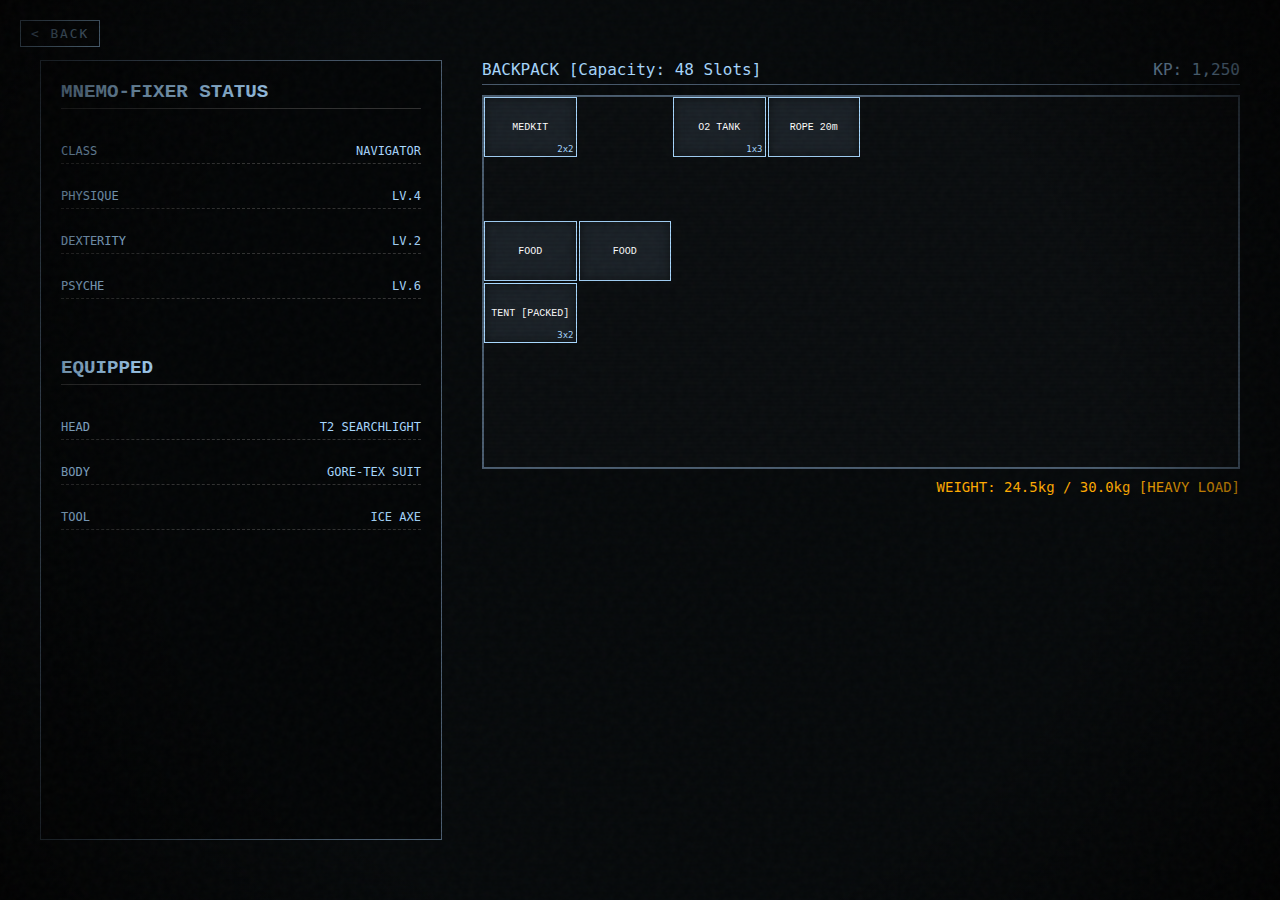
<file: docs/ui/inventory.html>
<!DOCTYPE html>
<html lang="zh-CN">
<head>
    <meta charset="UTF-8">
    <meta name="viewport" content="width=device-width, initial-scale=1.0">
    <title>SEDIMENT - GEAR</title>
    <link rel="stylesheet" href="style.css">
    <style>
        .inventory-layout {
            display: flex;
            height: 100%;
            padding: 60px 40px;
            gap: 40px;
            box-sizing: border-box;
        }

        .character-panel {
            width: 30%;
            border: 1px solid var(--secondary-color);
            padding: 20px;
            background: rgba(0,0,0,0.5);
            display: flex;
            flex-direction: column;
            gap: 20px;
        }

        .gear-grid-container {
            flex-grow: 1;
            display: flex;
            flex-direction: column;
            gap: 10px;
        }

        .grid-header {
            display: flex;
            justify-content: space-between;
            border-bottom: 1px solid var(--secondary-color);
            padding-bottom: 5px;
            font-family: var(--font-ui);
        }

        /* The Tetris Grid */
        .gear-grid {
            display: grid;
            grid-template-columns: repeat(8, 1fr); /* 8 slots wide */
            grid-template-rows: repeat(6, 60px);   /* 6 slots high */
            gap: 2px;
            background: rgba(255, 255, 255, 0.02);
            border: 2px solid var(--secondary-color);
            position: relative;
        }

        /* Grid Background Cells */
        .grid-cell-bg {
            background: rgba(255,255,255,0.03);
            border: 1px solid rgba(255,255,255,0.05);
        }

        /* Items */
        .item {
            background: rgba(168, 216, 255, 0.1);
            border: 1px solid var(--primary-color);
            display: flex;
            align-items: center;
            justify-content: center;
            font-size: 10px;
            color: #fff;
            position: relative;
            cursor: grab;
            transition: all 0.1s;
            box-shadow: inset 0 0 10px rgba(0,0,0,0.5);
        }
        .item:hover {
            background: rgba(168, 216, 255, 0.3);
            box-shadow: 0 0 10px var(--primary-color);
            z-index: 10;
        }

        /* Item Sizes */
        .item.size-1x1 { grid-column: span 1; grid-row: span 1; }
        .item.size-2x2 { grid-column: span 2; grid-row: span 2; }
        .item.size-1x3 { grid-column: span 1; grid-row: span 3; }
        .item.size-2x1 { grid-column: span 2; grid-row: span 1; }
        .item.size-3x2 { grid-column: span 3; grid-row: span 2; }

        .item-label {
            position: absolute;
            bottom: 2px; right: 2px;
            font-size: 9px;
            color: var(--primary-color);
            font-family: var(--font-ui);
        }

        .weight-display {
            text-align: right;
            font-family: var(--font-ui);
            font-size: 14px;
            color: var(--warning-color);
        }

        h2 { margin: 0 0 10px 0; font-size: 1.2rem; border-bottom: 1px solid #333; padding-bottom: 5px; }

        .stat-row {
            display: flex;
            justify-content: space-between;
            font-size: 12px;
            font-family: var(--font-ui);
            padding: 5px 0;
            border-bottom: 1px dashed #333;
        }
    </style>
</head>
<body>
    <div class="visor-container">
        <div class="effects-layer">
            <div class="scanlines"></div>
            <div class="vignette"></div>
            <div class="noise"></div>
        </div>

        <a href="index.html" class="btn-back btn-primary">&lt; BACK</a>

        <div class="inventory-layout">
            
            <!-- Stats Panel -->
            <div class="character-panel">
                <h2>MNEMO-FIXER STATUS</h2>
                
                <div class="stat-row">
                    <span>CLASS</span>
                    <span>NAVIGATOR</span>
                </div>
                <div class="stat-row">
                    <span>PHYSIQUE</span>
                    <span>LV.4</span>
                </div>
                <div class="stat-row">
                    <span>DEXTERITY</span>
                    <span>LV.2</span>
                </div>
                <div class="stat-row">
                    <span>PSYCHE</span>
                    <span>LV.6</span>
                </div>

                <br>
                <h2>EQUIPPED</h2>
                <div class="stat-row">
                    <span>HEAD</span>
                    <span>T2 SEARCHLIGHT</span>
                </div>
                <div class="stat-row">
                    <span>BODY</span>
                    <span>GORE-TEX SUIT</span>
                </div>
                <div class="stat-row">
                    <span>TOOL</span>
                    <span>ICE AXE</span>
                </div>
            </div>

            <!-- Backpack Grid -->
            <div class="gear-grid-container">
                <div class="grid-header">
                    <span>BACKPACK [Capacity: 48 Slots]</span>
                    <span>KP: 1,250</span>
                </div>

                <div class="gear-grid">
                    <!-- Generate background grid cells via script or just visually imply them -->
                    <!-- Placed Items -->
                    
                    <!-- Medkit (2x2) -->
                    <div class="item size-2x2" style="grid-column-start: 1; grid-row-start: 1;">
                        MEDKIT
                        <span class="item-label">2x2</span>
                    </div>

                    <!-- Oxygen (1x3) -->
                    <div class="item size-1x3" style="grid-column-start: 3; grid-row-start: 1;">
                        O2 TANK
                        <span class="item-label">1x3</span>
                    </div>

                    <!-- Rations (1x1) -->
                    <div class="item size-1x1" style="grid-column-start: 1; grid-row-start: 3;">
                        FOOD
                    </div>
                    <div class="item size-1x1" style="grid-column-start: 2; grid-row-start: 3;">
                        FOOD
                    </div>

                    <!-- Rope (2x1) -->
                    <div class="item size-2x1" style="grid-column-start: 4; grid-row-start: 1;">
                        ROPE 20m
                    </div>

                    <!-- Tent (3x2) -->
                    <div class="item size-3x2" style="grid-column-start: 1; grid-row-start: 4;">
                        TENT [PACKED]
                        <span class="item-label">3x2</span>
                    </div>

                    <!-- Empty spaces imply available slots -->
                </div>

                <div class="weight-display">
                    WEIGHT: 24.5kg / 30.0kg [HEAVY LOAD]
                </div>
            </div>
        </div>
    </div>
</body>
</html>
</file>
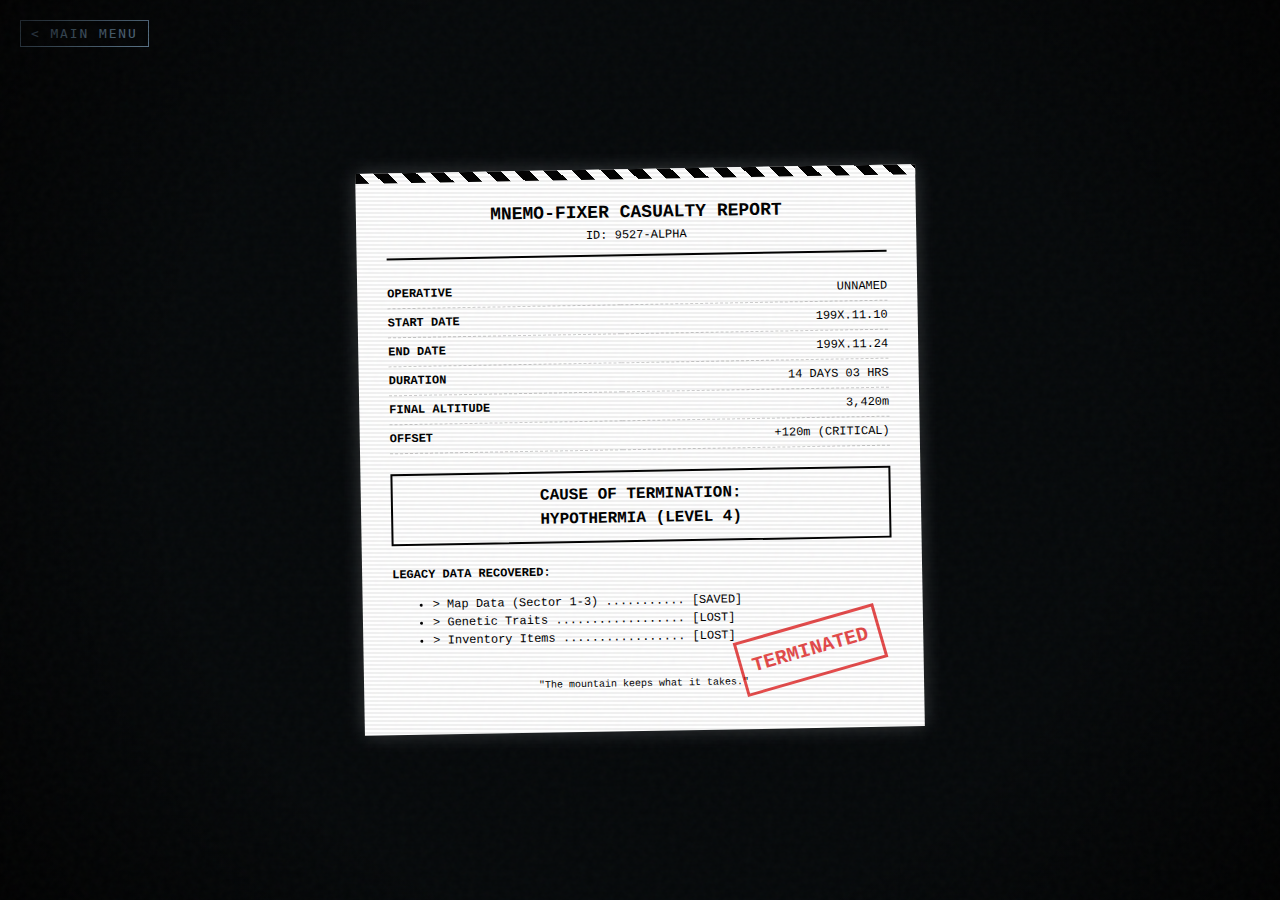
<file: docs/ui/legacy.html>
<!DOCTYPE html>
<html lang="zh-CN">
<head>
    <meta charset="UTF-8">
    <meta name="viewport" content="width=device-width, initial-scale=1.0">
    <title>SEDIMENT - ARCHIVE</title>
    <link rel="stylesheet" href="style.css">
    <style>
        .archive-container {
            display: flex;
            justify-content: center;
            align-items: center;
            height: 100%;
            overflow-y: auto;
            padding: 40px;
        }

        .black-box-report {
            width: 500px;
            background: #fff;
            color: #000;
            font-family: 'Courier New', Courier, monospace;
            padding: 30px;
            box-shadow: 0 0 20px rgba(255,255,255,0.2);
            transform: rotate(-1deg);
            position: relative;
            font-size: 12px;
            line-height: 1.5;
        }

        .black-box-report::before {
            content: '';
            position: absolute;
            top: 0; left: 0; right: 0; height: 10px;
            background: repeating-linear-gradient(
                45deg,
                #000,
                #000 10px,
                #fff 10px,
                #fff 20px
            );
        }

        .report-header {
            text-align: center;
            border-bottom: 2px solid #000;
            margin-bottom: 20px;
            padding-bottom: 10px;
        }

        .report-title {
            font-size: 18px;
            font-weight: bold;
            text-transform: uppercase;
        }

        .data-table {
            width: 100%;
            border-collapse: collapse;
            margin-bottom: 20px;
        }
        .data-table td {
            padding: 5px 0;
            border-bottom: 1px dashed #ccc;
        }
        .label { font-weight: bold; }
        .value { text-align: right; }

        .cause-of-death {
            border: 2px solid #000;
            padding: 10px;
            text-align: center;
            font-weight: bold;
            margin: 20px 0;
            font-size: 16px;
        }

        .inheritance-section {
            margin-top: 20px;
        }

        .stamp {
            position: absolute;
            bottom: 50px;
            right: 40px;
            border: 3px solid #d00;
            color: #d00;
            padding: 10px;
            font-weight: bold;
            font-size: 20px;
            transform: rotate(-15deg);
            opacity: 0.7;
        }

        .btn-container {
            position: fixed;
            bottom: 40px;
            width: 100%;
            text-align: center;
            pointer-events: none; /* Let clicks pass through to buttons */
        }
        .btn-container a {
            pointer-events: auto;
            background: #000;
            color: #fff;
            border: 1px solid #fff;
        }
    </style>
</head>
<body>
    <div class="visor-container">
        <div class="effects-layer">
            <div class="scanlines"></div>
            <div class="vignette"></div>
            <div class="noise"></div>
        </div>

        <a href="index.html" class="btn-back btn-primary">&lt; MAIN MENU</a>

        <div class="archive-container">
            <div class="black-box-report">
                <div class="report-header">
                    <div class="report-title">Mnemo-Fixer Casualty Report</div>
                    <div>ID: 9527-ALPHA</div>
                </div>

                <table class="data-table">
                    <tr>
                        <td class="label">OPERATIVE</td>
                        <td class="value">UNNAMED</td>
                    </tr>
                    <tr>
                        <td class="label">START DATE</td>
                        <td class="value">199X.11.10</td>
                    </tr>
                    <tr>
                        <td class="label">END DATE</td>
                        <td class="value">199X.11.24</td>
                    </tr>
                    <tr>
                        <td class="label">DURATION</td>
                        <td class="value">14 DAYS 03 HRS</td>
                    </tr>
                    <tr>
                        <td class="label">FINAL ALTITUDE</td>
                        <td class="value">3,420m</td>
                    </tr>
                    <tr>
                        <td class="label">OFFSET</td>
                        <td class="value">+120m (CRITICAL)</td>
                    </tr>
                </table>

                <div class="cause-of-death">
                    CAUSE OF TERMINATION:<br>
                    HYPOTHERMIA (LEVEL 4)
                </div>

                <div class="inheritance-section">
                    <strong>LEGACY DATA RECOVERED:</strong>
                    <ul>
                        <li>> Map Data (Sector 1-3) ........... [SAVED]</li>
                        <li>> Genetic Traits .................. [LOST]</li>
                        <li>> Inventory Items ................. [LOST]</li>
                    </ul>
                </div>

                <p style="font-size: 10px; text-align: center; margin-top: 30px;">
                    "The mountain keeps what it takes."
                </p>

                <div class="stamp">TERMINATED</div>
            </div>
        </div>
    </div>
</body>
</html>
</file>
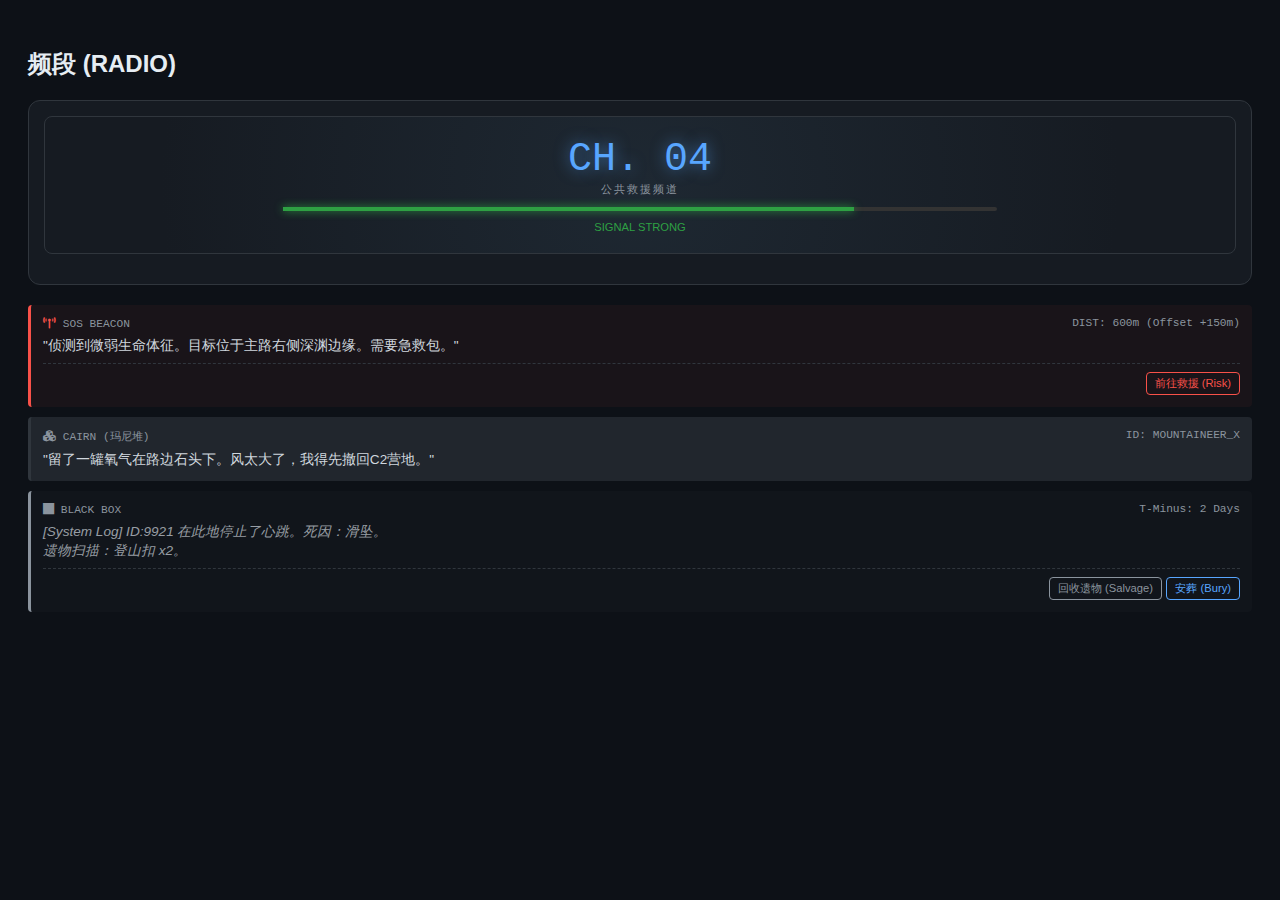
<file: docs/ui/radio.html>
<!DOCTYPE html>
<html>
<head>
    <meta charset="UTF-8">
    <meta name="viewport" content="width=device-width, initial-scale=1.0">
    <link href="https://cdnjs.cloudflare.com/ajax/libs/font-awesome/6.0.0/css/all.min.css" rel="stylesheet">
    <style>
        body { background-color: #0d1117; color: #e6edf3; font-family: -apple-system, sans-serif; padding: 20px; }
        h2 { font-size: 1.5rem; margin-bottom: 20px; text-transform: uppercase; }
        .card { background: #161b22; border: 1px solid #30363d; border-radius: 12px; padding: 15px; margin-bottom: 20px; }

        /* 频率显示 */
        .tuner-box {
            text-align: center; padding: 20px 0;
            background: radial-gradient(circle, rgba(30,40,50,1) 0%, rgba(22,27,34,1) 80%);
            border-radius: 8px; margin-bottom: 15px; border: 1px solid #30363d;
        }
        .freq-big { 
            font-family: 'Courier New'; font-size: 2.5rem; color: #58a6ff; 
            text-shadow: 0 0 15px rgba(88, 166, 255, 0.6);
        }
        .signal-bar {
            width: 60%; height: 4px; background: #333; margin: 10px auto; border-radius: 2px; position: relative;
        }
        .signal-fill {
            width: 80%; height: 100%; background: #2ea043; box-shadow: 0 0 8px #2ea043;
        }

        /* 消息列表 */
        .msg-list { display: flex; flex-direction: column; gap: 10px; }
        .msg { 
            background: #21262d; border-radius: 4px; padding: 12px; 
            border-left: 3px solid #30363d; position: relative;
        }
        
        /* 消息类型：SOS */
        .msg.sos { border-left-color: #f85149; background: rgba(248, 81, 73, 0.05); }
        .msg.sos .msg-icon { color: #f85149; }
        
        /* 消息类型：黑色方碑 */
        .msg.death { border-left-color: #8b949e; background: rgba(255,255,255,0.02); }
        .msg.death .msg-icon { color: #8b949e; }

        .msg-header { display: flex; justify-content: space-between; font-size: 0.7rem; color: #8b949e; margin-bottom: 6px; font-family: 'Courier New'; }
        .msg-body { font-size: 0.85rem; line-height: 1.4; color: #d0d7de; }
        .msg-action { margin-top: 8px; border-top: 1px dashed #30363d; padding-top: 8px; text-align: right; }
        .btn-mini {
            background: transparent; border: 1px solid #58a6ff; color: #58a6ff; 
            font-size: 0.7rem; padding: 3px 8px; border-radius: 4px; cursor: pointer;
        }
        .btn-mini.danger { border-color: #f85149; color: #f85149; }
    </style>
</head>
<body>
    <h2>频段 (Radio)</h2>

    <div class="card">
        <div class="tuner-box">
            <div class="freq-big">CH. 04</div>
            <div style="font-size:0.7rem; color:#8b949e; letter-spacing:2px;">公共救援频道</div>
            <div class="signal-bar"><div class="signal-fill"></div></div>
            <div style="font-size:0.7rem; color:#2ea043;">SIGNAL STRONG</div>
        </div>
    </div>

    <div class="msg-list">
        
        <!-- 红色信标 -->
        <div class="msg sos">
            <div class="msg-header">
                <span><i class="fas fa-broadcast-tower msg-icon"></i> SOS BEACON</span>
                <span>DIST: 600m (Offset +150m)</span>
            </div>
            <div class="msg-body">"侦测到微弱生命体征。目标位于主路右侧深渊边缘。需要急救包。"</div>
            <div class="msg-action">
                <button class="btn-mini danger" onclick="alert('警告：这将导致你严重偏离主路！\nSAN值将快速下降。')">前往救援 (Risk)</button>
            </div>
        </div>

        <!-- 玛尼堆消息 -->
        <div class="msg">
            <div class="msg-header">
                <span><i class="fas fa-cubes"></i> CAIRN (玛尼堆)</span>
                <span>ID: MOUNTAINEER_X</span>
            </div>
            <div class="msg-body">"留了一罐氧气在路边石头下。风太大了，我得先撤回C2营地。"</div>
        </div>

        <!-- 黑色方碑 (死亡日志) -->
        <div class="msg death">
            <div class="msg-header">
                <span><i class="fas fa-square-full msg-icon"></i> BLACK BOX</span>
                <span>T-Minus: 2 Days</span>
            </div>
            <div class="msg-body" style="font-style:italic; opacity:0.7;">
                [System Log] ID:9921 在此地停止了心跳。死因：滑坠。
                <br>
                遗物扫描：登山扣 x2。
            </div>
            <div class="msg-action">
                <button class="btn-mini" style="border-color:#8b949e; color:#8b949e;" onclick="alert('你回收了部分物资，但业力值下降了。')">回收遗物 (Salvage)</button>
                <button class="btn-mini" onclick="alert('你掩埋了这位遇难者。\nSAN值 +20。\n业力值 UP。')">安葬 (Bury)</button>
            </div>
        </div>

    </div>
</body>
</html>
</file>
<file: docs/ui/style.css>
:root {
    --bg-color: #05080a;
    --primary-color: #a8d8ff;
    --primary-dim: rgba(168, 216, 255, 0.3);
    --secondary-color: #4a5d70;
    --danger-color: #ff3333;
    --warning-color: #ffaa00;
    --text-shadow: 0 0 5px var(--primary-color);
    --font-main: 'Courier New', Courier, monospace;
    --font-ui: 'Consolas', 'Monaco', monospace;
    --glass-border: 1px solid rgba(255, 255, 255, 0.1);
}

body {
    margin: 0;
    padding: 0;
    width: 100vw;
    height: 100vh;
    background-color: #000;
    color: var(--primary-color);
    font-family: var(--font-main);
    overflow: hidden;
    display: flex;
    justify-content: center;
    align-items: center;
}

/* Shared Container for all screens to mimic the Visor */
.visor-container {
    width: 100vw;
    height: 100vh;
    background-color: var(--bg-color);
    position: relative;
    overflow: hidden;
    display: flex;
    flex-direction: column;
}

/* CRT / Visor Effects */
.effects-layer {
    position: absolute;
    top: 0;
    left: 0;
    width: 100%;
    height: 100%;
    pointer-events: none;
    z-index: 999;
}

.scanlines {
    width: 100%;
    height: 100%;
    background: linear-gradient(
        to bottom,
        rgba(0, 0, 0, 0.2) 50%,
        rgba(0, 0, 0, 0) 50%
    );
    background-size: 100% 4px;
    opacity: 0.3;
}

.vignette {
    position: absolute;
    top: 0;
    left: 0;
    width: 100%;
    height: 100%;
    background: radial-gradient(circle, transparent 60%, rgba(0,0,0,0.9) 100%);
}

.noise {
    position: absolute;
    top: 0;
    left: 0;
    width: 100%;
    height: 100%;
    opacity: 0.03;
    background-image: url("data:image/svg+xml,%3Csvg viewBox='0 0 200 200' xmlns='http://www.w3.org/2000/svg'%3E%3Cfilter id='noiseFilter'%3E%3CfeTurbulence type='fractalNoise' baseFrequency='0.65' numOctaves='3' stitchTiles='stitch'/%3E%3C/filter%3E%3Crect width='100%25' height='100%25' filter='url(%23noiseFilter)' opacity='1'/%3E%3C/svg%3E");
    pointer-events: none;
}

/* Common Utility Classes */
.text-glow {
    text-shadow: var(--text-shadow);
}

.btn-primary {
    background: transparent;
    border: 1px solid var(--primary-color);
    color: var(--primary-color);
    padding: 10px 20px;
    font-family: var(--font-ui);
    font-size: 1.2rem;
    cursor: pointer;
    transition: all 0.2s;
    text-transform: uppercase;
    letter-spacing: 2px;
    text-align: center;
}

.btn-primary:hover {
    background: var(--primary-color);
    color: var(--bg-color);
    box-shadow: 0 0 15px var(--primary-color);
}

.btn-back {
    position: absolute;
    top: 20px;
    left: 20px;
    z-index: 100;
    font-size: 0.8rem;
    padding: 5px 10px;
}

/* Navigation Menu Style */
.nav-menu {
    display: flex;
    flex-direction: column;
    gap: 15px;
    width: 300px;
}

h1 {
    font-weight: normal;
    letter-spacing: 5px;
    border-bottom: 1px solid var(--primary-color);
    padding-bottom: 10px;
    margin-bottom: 40px;
}

a {
    text-decoration: none;
    color: inherit;
}

/* Scrollbar */
::-webkit-scrollbar {
    width: 5px;
}
::-webkit-scrollbar-track {
    background: #000; 
}
::-webkit-scrollbar-thumb {
    background: var(--secondary-color); 
}
::-webkit-scrollbar-thumb:hover {
    background: var(--primary-color); 
}
</file>
